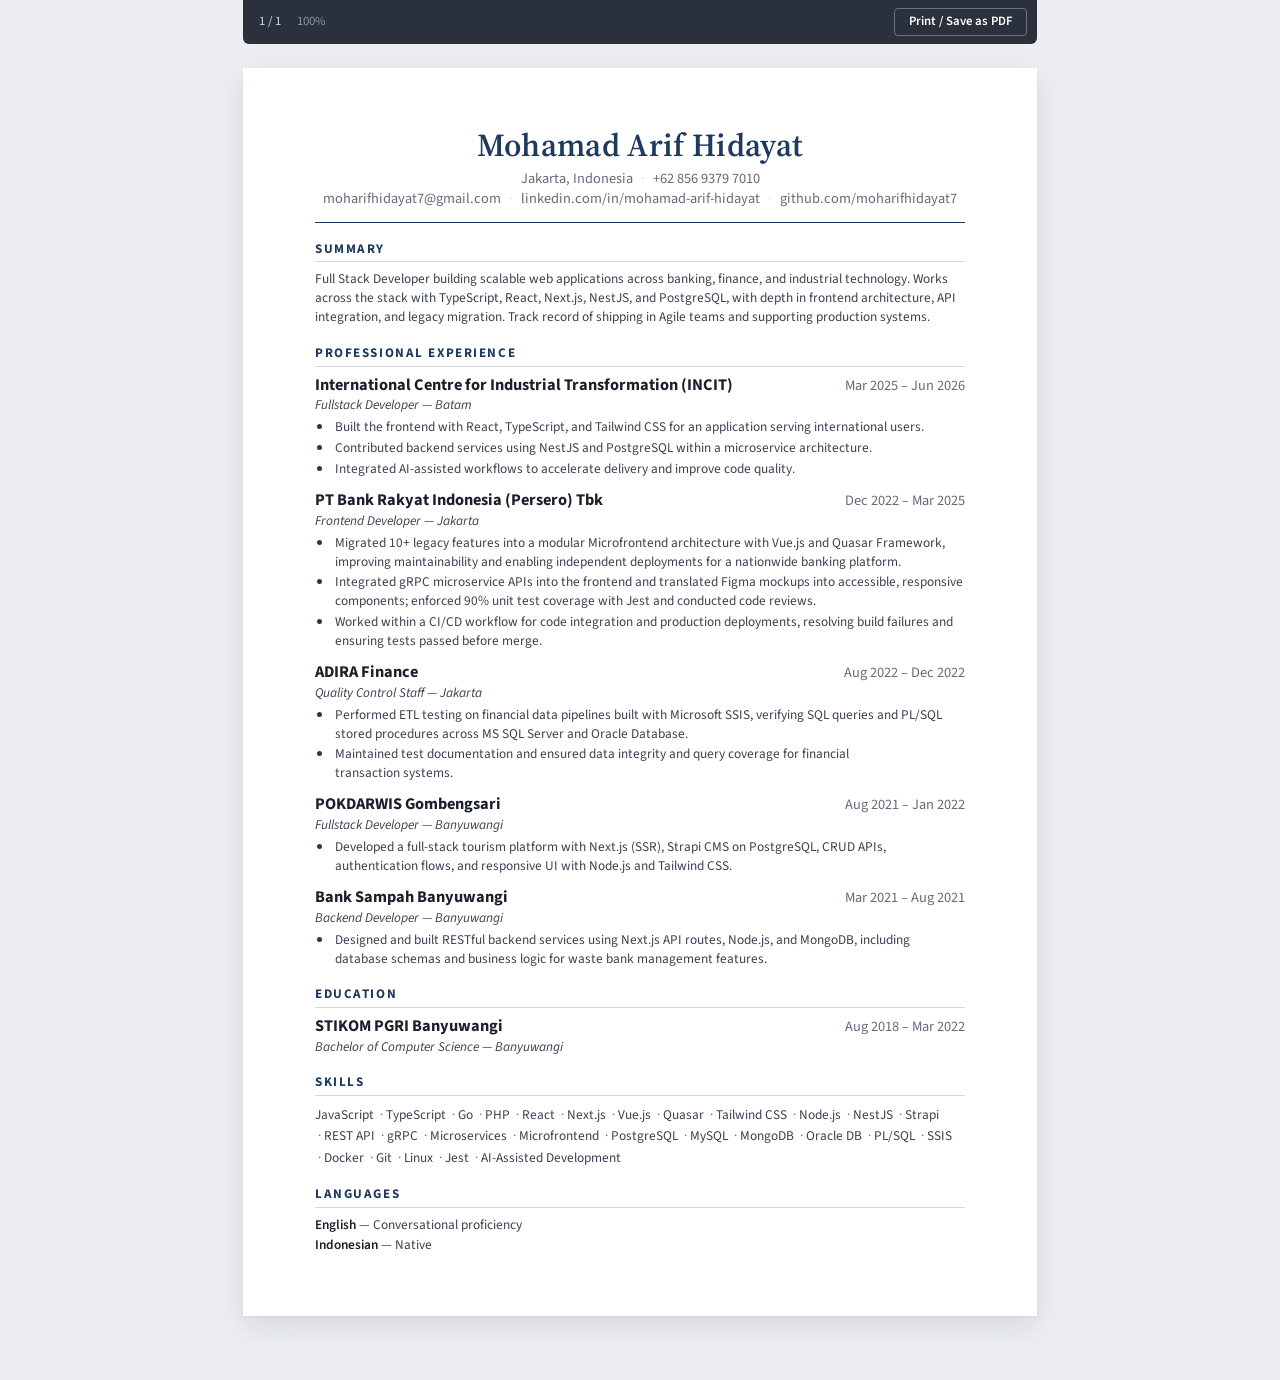
<file: index.html>
<!DOCTYPE html>
<html lang="en">
<head>
  <meta charset="UTF-8">
  <meta name="viewport" content="width=device-width, initial-scale=1.0">
  <title>Mohamad Arif Hidayat &mdash; CV</title>
  <link rel="preconnect" href="https://fonts.googleapis.com">
  <link rel="preconnect" href="https://fonts.gstatic.com" crossorigin>
  <link rel="stylesheet" href="https://fonts.googleapis.com/css2?family=Source+Sans+3:ital,wght@0,400;0,600;0,700;1,400&family=Source+Serif+4:opsz,wght@8..60,600&display=swap">
  <link rel="stylesheet" href="style.css">
</head>
<body>
  <div class="pdf-viewer">
    <div class="pdf-toolbar">
      <span class="pdf-toolbar__info">1 / 1</span>
      <span class="pdf-toolbar__zoom">100%</span>
      <button onclick="window.print()">Print / Save as PDF</button>
    </div>

    <div class="page">
      <article>

        <header>
          <h1>Mohamad Arif Hidayat</h1>
          <address>
            <span>Jakarta, Indonesia</span>
            <span>&middot;</span>
            <span>+62 856 9379 7010</span>
            <div>
              <a href="mailto:moharifhidayat7@gmail.com">moharifhidayat7@gmail.com</a>
              <span>&middot;</span>
              <a href="https://linkedin.com/in/mohamad-arif-hidayat" target="_blank">linkedin.com/in/mohamad-arif-hidayat</a>
              <span>&middot;</span>
              <a href="https://github.com/moharifhidayat7" target="_blank">github.com/moharifhidayat7</a>
            </div>
          </address>
        </header>

        <section>
          <h2>Summary</h2>
          <p>
            Full Stack Developer building scalable web applications across banking, finance, and
            industrial technology. Works across the stack with TypeScript, React, Next.js, NestJS,
            and PostgreSQL, with depth in frontend architecture, API integration, and
            legacy migration. Track record of shipping in Agile teams and supporting production systems.
          </p>
        </section>

        <section>
          <h2>Professional Experience</h2>

          <article>
            <header>
              <h3>International Centre for Industrial Transformation (INCIT)</h3>
              <p>Fullstack Developer &mdash; Batam</p>
              <time>Mar 2025 &ndash; Jun 2026</time>
            </header>
            <ul>
              <li>Built the frontend with React, TypeScript, and Tailwind CSS for an application serving international users.</li>
              <li>Contributed backend services using NestJS and PostgreSQL within a microservice architecture.</li>
              <li>Integrated AI-assisted workflows to accelerate delivery and improve code quality.</li>
            </ul>
          </article>

          <article>
            <header>
              <h3>PT Bank Rakyat Indonesia (Persero) Tbk</h3>
              <p>Frontend Developer &mdash; Jakarta</p>
              <time>Dec 2022 &ndash; Mar 2025</time>
            </header>
            <ul>
              <li>Migrated 10+ legacy features into a modular Microfrontend architecture with Vue.js and Quasar Framework, improving maintainability and enabling independent deployments for a nationwide banking platform.</li>
              <li>Integrated gRPC microservice APIs into the frontend and translated Figma mockups into accessible, responsive components; enforced 90% unit test coverage with Jest and conducted code reviews.</li>
              <li>Worked within a CI/CD workflow for code integration and production deployments, resolving build failures and ensuring tests passed before merge.</li>
            </ul>
          </article>

          <article>
            <header>
              <h3>ADIRA Finance</h3>
              <p>Quality Control Staff &mdash; Jakarta</p>
              <time>Aug 2022 &ndash; Dec 2022</time>
            </header>
            <ul>
              <li>Performed ETL testing on financial data pipelines built with Microsoft SSIS, verifying SQL queries and PL/SQL stored procedures across MS SQL Server and Oracle Database.</li>
              <li>Maintained test documentation and ensured data integrity and query coverage for financial transaction systems.</li>
            </ul>
          </article>

          <article>
            <header>
              <h3>POKDARWIS Gombengsari</h3>
              <p>Fullstack Developer &mdash; Banyuwangi</p>
              <time>Aug 2021 &ndash; Jan 2022</time>
            </header>
            <ul>
              <li>Developed a full-stack tourism platform with Next.js (SSR), Strapi CMS on PostgreSQL, CRUD APIs, authentication flows, and responsive UI with Node.js and Tailwind CSS.</li>
            </ul>
          </article>

          <article>
            <header>
              <h3>Bank Sampah Banyuwangi</h3>
              <p>Backend Developer &mdash; Banyuwangi</p>
              <time>Mar 2021 &ndash; Aug 2021</time>
            </header>
            <ul>
              <li>Designed and built RESTful backend services using Next.js API routes, Node.js, and MongoDB, including database schemas and business logic for waste bank management features.</li>
            </ul>
          </article>
        </section>

        <section>
          <h2>Education</h2>

          <article>
            <header>
              <h3>STIKOM PGRI Banyuwangi</h3>
              <p>Bachelor of Computer Science &mdash; Banyuwangi</p>
              <time>Aug 2018 &ndash; Mar 2022</time>
            </header>
          </article>
        </section>

        <section>
          <h2>Skills</h2>
          <ul>
            <li>JavaScript</li>
            <li>TypeScript</li>
            <li>Go</li>
            <li>PHP</li>
            <li>React</li>
            <li>Next.js</li>
            <li>Vue.js</li>
            <li>Quasar</li>
            <li>Tailwind CSS</li>
            <li>Node.js</li>
            <li>NestJS</li>
            <li>Strapi</li>
            <li>REST API</li>
            <li>gRPC</li>
            <li>Microservices</li>
            <li>Microfrontend</li>
            <li>PostgreSQL</li>
            <li>MySQL</li>
            <li>MongoDB</li>
            <li>Oracle DB</li>
            <li>PL/SQL</li>
            <li>SSIS</li>
            <li>Docker</li>
            <li>Git</li>
            <li>Linux</li>
            <li>Jest</li>
            <li>AI-Assisted Development</li>
          </ul>
        </section>

        <section>
          <h2>Languages</h2>
          <p><strong>English</strong> &mdash; Conversational proficiency</p>
          <p><strong>Indonesian</strong> &mdash; Native</p>
        </section>

      </article>
    </div>
  </div>
</body>
</html>
</file>
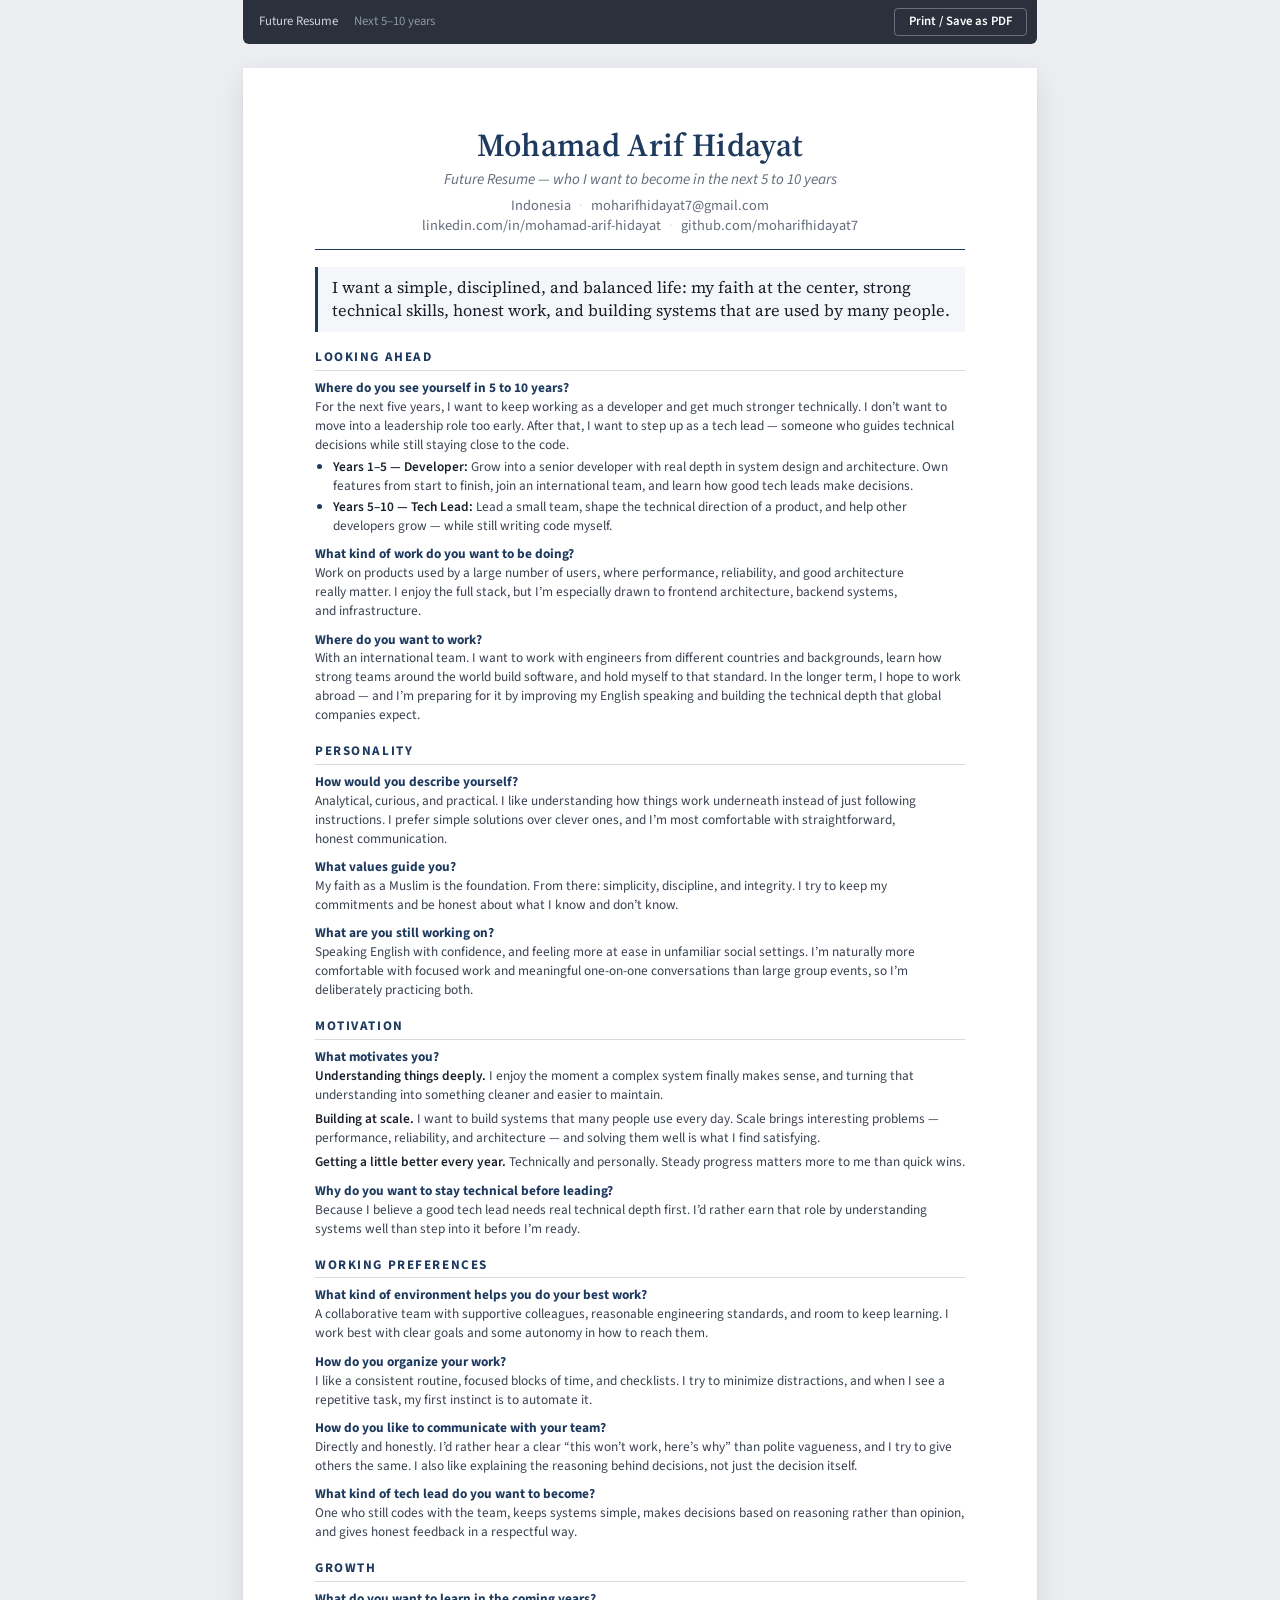
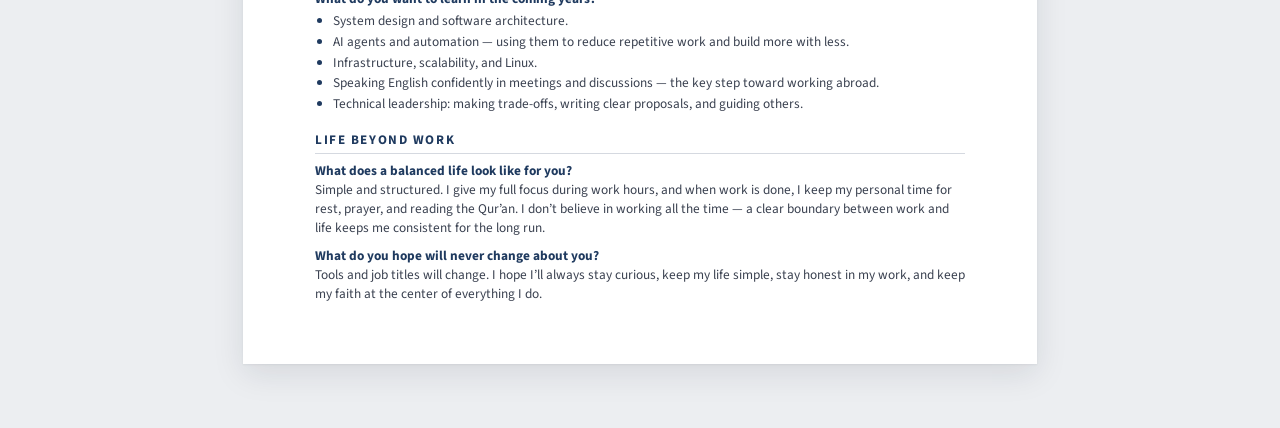
<file: future.html>
<!DOCTYPE html>
<html lang="en">
<head>
  <meta charset="UTF-8">
  <meta name="viewport" content="width=device-width, initial-scale=1.0">
  <title>Mohamad Arif Hidayat &mdash; Future Resume</title>
  <link rel="preconnect" href="https://fonts.googleapis.com">
  <link rel="preconnect" href="https://fonts.gstatic.com" crossorigin>
  <link rel="stylesheet" href="https://fonts.googleapis.com/css2?family=Source+Sans+3:ital,wght@0,400;0,600;0,700;1,400&family=Source+Serif+4:opsz,wght@8..60,600&display=swap">
  <link rel="stylesheet" href="style.css">
  <style>
    .page .subtitle {
      font-size: 0.95rem;
      font-style: italic;
      color: var(--muted);
      margin-bottom: 0.35rem;
    }

    .page blockquote {
      margin-top: 1.05rem;
      padding: 0.55rem 0.9rem;
      border-left: 3px solid var(--accent);
      background: #f4f6f9;
      font-family: var(--serif);
      font-size: 1.02rem;
      line-height: 1.45;
      color: var(--ink);
    }

    .page dl dt {
      font-weight: 700;
      color: var(--accent);
    }

    .page dl dd {
      text-wrap: pretty;
    }

    .page dl dd + dt {
      margin-top: 0.6rem;
    }

    .page dl dd p + p {
      margin-top: 0.35rem;
    }

    .page dl dd ul {
      margin-top: 0.2rem;
      padding-left: 1.1rem;
    }

    .page dl dd li + li {
      margin-top: 0.12rem;
    }

    .page dl dd li::marker {
      color: var(--accent);
    }

    @media print {
      .page blockquote { break-inside: avoid; }
      .page dl dt { break-after: avoid; }
      .page dl dd { break-inside: avoid; }
    }
  </style>
</head>
<body>
  <div class="pdf-viewer">
    <div class="pdf-toolbar">
      <span class="pdf-toolbar__info">Future Resume</span>
      <span class="pdf-toolbar__zoom">Next 5&ndash;10 years</span>
      <button onclick="window.print()">Print / Save as PDF</button>
    </div>

    <div class="page">
      <article>

        <header>
          <h1>Mohamad Arif Hidayat</h1>
          <p class="subtitle">Future Resume &mdash; who I want to become in the next 5 to 10 years</p>
          <address>
            <span>Indonesia</span>
            <span>&middot;</span>
            <a href="mailto:moharifhidayat7@gmail.com">moharifhidayat7@gmail.com</a>
            <div>
              <a href="https://linkedin.com/in/mohamad-arif-hidayat" target="_blank">linkedin.com/in/mohamad-arif-hidayat</a>
              <span>&middot;</span>
              <a href="https://github.com/moharifhidayat7" target="_blank">github.com/moharifhidayat7</a>
            </div>
          </address>
        </header>

        <blockquote>
          I want a simple, disciplined, and balanced life: my faith at the center, strong technical skills,
          honest work, and building systems that are used by many people.
        </blockquote>

        <section>
          <h2>Looking Ahead</h2>
          <dl>
            <dt>Where do you see yourself in 5 to 10 years?</dt>
            <dd>
              <p>
                For the next five years, I want to keep working as a developer and get much stronger technically.
                I don&rsquo;t want to move into a leadership role too early. After that, I want to step up as a
                tech lead &mdash; someone who guides technical decisions while still staying close to the code.
              </p>
              <ul>
                <li><strong>Years 1&ndash;5 &mdash; Developer:</strong> Grow into a senior developer with real depth in system design and architecture. Own features from start to finish, join an international team, and learn how good tech leads make decisions.</li>
                <li><strong>Years 5&ndash;10 &mdash; Tech Lead:</strong> Lead a small team, shape the technical direction of a product, and help other developers grow &mdash; while still writing code myself.</li>
              </ul>
            </dd>

            <dt>What kind of work do you want to be doing?</dt>
            <dd>
              Work on products used by a large number of users, where performance, reliability, and good
              architecture really matter. I enjoy the full stack, but I&rsquo;m especially drawn to frontend architecture,
              backend systems, and infrastructure.
            </dd>

            <dt>Where do you want to work?</dt>
            <dd>
              With an international team. I want to work with engineers from different countries and backgrounds,
              learn how strong teams around the world build software, and hold myself to that standard. In the
              longer term, I hope to work abroad &mdash; and I&rsquo;m preparing for it by improving my English
              speaking and building the technical depth that global companies expect.
            </dd>
          </dl>
        </section>

        <section>
          <h2>Personality</h2>
          <dl>
            <dt>How would you describe yourself?</dt>
            <dd>
              Analytical, curious, and practical. I like understanding how things work underneath instead of just
              following instructions. I prefer simple solutions over clever ones, and I&rsquo;m most comfortable
              with straightforward, honest communication.
            </dd>

            <dt>What values guide you?</dt>
            <dd>
              My faith as a Muslim is the foundation. From there: simplicity, discipline, and integrity.
              I try to keep my commitments and be honest about what I know and don&rsquo;t know.
            </dd>

            <dt>What are you still working on?</dt>
            <dd>
              Speaking English with confidence, and feeling more at ease in unfamiliar social settings. I&rsquo;m
              naturally more comfortable with focused work and meaningful one-on-one conversations than large group
              events, so I&rsquo;m deliberately practicing both.
            </dd>
          </dl>
        </section>

        <section>
          <h2>Motivation</h2>
          <dl>
            <dt>What motivates you?</dt>
            <dd>
              <p>
                <strong>Understanding things deeply.</strong> I enjoy the moment a complex system finally makes sense,
                and turning that understanding into something cleaner and easier to maintain.
              </p>
              <p>
                <strong>Building at scale.</strong> I want to build systems that many people use every day. Scale
                brings interesting problems &mdash; performance, reliability, and architecture &mdash; and solving
                them well is what I find satisfying.
              </p>
              <p>
                <strong>Getting a little better every year.</strong> Technically and personally.
                Steady progress matters more to me than quick wins.
              </p>
            </dd>

            <dt>Why do you want to stay technical before leading?</dt>
            <dd>
              Because I believe a good tech lead needs real technical depth first. I&rsquo;d rather earn that
              role by understanding systems well than step into it before I&rsquo;m ready.
            </dd>
          </dl>
        </section>

        <section>
          <h2>Working Preferences</h2>
          <dl>
            <dt>What kind of environment helps you do your best work?</dt>
            <dd>
              A collaborative team with supportive colleagues, reasonable engineering standards, and room to keep
              learning. I work best with clear goals and some autonomy in how to reach them.
            </dd>

            <dt>How do you organize your work?</dt>
            <dd>
              I like a consistent routine, focused blocks of time, and checklists. I try to minimize distractions,
              and when I see a repetitive task, my first instinct is to automate it.
            </dd>

            <dt>How do you like to communicate with your team?</dt>
            <dd>
              Directly and honestly. I&rsquo;d rather hear a clear &ldquo;this won&rsquo;t work, here&rsquo;s why&rdquo;
              than polite vagueness, and I try to give others the same. I also like explaining the reasoning behind
              decisions, not just the decision itself.
            </dd>

            <dt>What kind of tech lead do you want to become?</dt>
            <dd>
              One who still codes with the team, keeps systems simple, makes decisions based on reasoning rather
              than opinion, and gives honest feedback in a respectful way.
            </dd>
          </dl>
        </section>

        <section>
          <h2>Growth</h2>
          <dl>
            <dt>What do you want to learn in the coming years?</dt>
            <dd>
              <ul>
                <li>System design and software architecture.</li>
                <li>AI agents and automation &mdash; using them to reduce repetitive work and build more with less.</li>
                <li>Infrastructure, scalability, and Linux.</li>
                <li>Speaking English confidently in meetings and discussions &mdash; the key step toward working abroad.</li>
                <li>Technical leadership: making trade-offs, writing clear proposals, and guiding others.</li>
              </ul>
            </dd>
          </dl>
        </section>

        <section>
          <h2>Life Beyond Work</h2>
          <dl>
            <dt>What does a balanced life look like for you?</dt>
            <dd>
              Simple and structured. I give my full focus during work hours, and when work is done, I keep my
              personal time for rest, prayer, and reading the Qur&rsquo;an. I don&rsquo;t believe in
              working all the time &mdash; a clear boundary between work and life keeps me consistent for the
              long run.
            </dd>

            <dt>What do you hope will never change about you?</dt>
            <dd>
              Tools and job titles will change. I hope I&rsquo;ll always stay curious, keep my life simple, stay
              honest in my work, and keep my faith at the center of everything I do.
            </dd>
          </dl>
        </section>

      </article>
    </div>
  </div>
</body>
</html>
</file>
<file: style.css>
*, *::before, *::after {
  box-sizing: border-box;
  margin: 0;
  padding: 0;
}

:root {
  --ink: #1a1f2b;
  --ink-soft: #3a4150;
  --muted: #646b7a;
  --rule: #d5d9e0;
  --accent: #1f3a5f;
  --paper: #fff;
  --backdrop: #eceef1;

  --sans: 'Source Sans 3', 'Segoe UI', Helvetica, Arial, sans-serif;
  --serif: 'Source Serif 4', Georgia, 'Times New Roman', serif;
}

body {
  background: var(--backdrop);
  -webkit-font-smoothing: antialiased;
}

/* ── Outer viewer ── */
.pdf-viewer {
  min-height: 100vh;
  display: flex;
  flex-direction: column;
  align-items: center;
  padding: 0 1rem 4rem;
  gap: 1.5rem;
}

/* ── Toolbar ── */
.pdf-toolbar {
  position: sticky;
  top: 0;
  z-index: 10;
  display: flex;
  align-items: center;
  gap: 1rem;
  width: 100%;
  max-width: 210mm;
  padding: 0.5rem 0.6rem 0.5rem 1rem;
  background: #2b313c;
  color: #cfd4dc;
  font: 400 0.8rem/1 var(--sans);
  font-variant-numeric: tabular-nums;
  border-radius: 0 0 6px 6px;
}

.pdf-toolbar__zoom {
  margin-right: auto;
  color: #8d94a1;
}

.pdf-toolbar button {
  background: transparent;
  border: 1px solid rgba(255, 255, 255, 0.3);
  color: #fff;
  padding: 0.4rem 0.85rem;
  border-radius: 4px;
  font: 600 0.8rem/1 var(--sans);
  cursor: pointer;
}

.pdf-toolbar button:hover {
  background: rgba(255, 255, 255, 0.1);
}

.pdf-toolbar button:focus-visible {
  outline: 2px solid #9db8dc;
  outline-offset: 2px;
}

/* ── A4 page ── */
.page {
  width: 210mm;
  min-height: 297mm;
  padding: 16mm 19mm;
  background: var(--paper);
  box-shadow:
    0 1px 2px rgba(20, 28, 45, 0.06),
    0 10px 30px rgba(20, 28, 45, 0.1);
}

/* ────────────────────────────────────────────
   Content — classless, scoped to .page
   ──────────────────────────────────────────── */

.page {
  font-family: var(--sans);
  font-size: 10pt;
  line-height: 1.42;
  color: var(--ink-soft);
}

.page a {
  color: inherit;
  text-decoration: none;
}

.page a:hover {
  text-decoration: underline;
  text-underline-offset: 2px;
}

.page strong {
  color: var(--ink);
  font-weight: 600;
}

/* ── CV header ── */
.page > article > header {
  text-align: center;
  padding-bottom: 0.75rem;
  border-bottom: 1.5px solid var(--accent);
}

.page h1 {
  font-family: var(--serif);
  font-size: 2rem;
  font-weight: 600;
  line-height: 1.1;
  letter-spacing: 0.01em;
  color: var(--accent);
  margin-bottom: 0.35rem;
}

.page address {
  font-style: normal;
  font-size: 0.9rem;
  color: var(--muted);
  display: flex;
  flex-wrap: wrap;
  justify-content: center;
  column-gap: 0.5rem;
}

.page address > div {
  display: flex;
  flex-wrap: wrap;
  justify-content: center;
  column-gap: 0.5rem;
  width: 100%;
}

.page address > span:nth-of-type(2),
.page address div span {
  color: var(--rule);
}

/* ── Sections ── */
.page section {
  margin-top: 1.05rem;
}

.page section h2 {
  font-size: 0.82rem;
  font-weight: 700;
  letter-spacing: 0.12em;
  text-transform: uppercase;
  color: var(--accent);
  padding-bottom: 0.2rem;
  margin-bottom: 0.5rem;
  border-bottom: 1px solid var(--rule);
}

.page section > p {
  text-wrap: pretty;
}

.page section > p + p {
  margin-top: 0.1rem;
}

/* ── Experience / Education entries ── */
.page section article + article {
  margin-top: 0.7rem;
}

.page section article header {
  display: grid;
  grid-template-columns: 1fr auto;
  column-gap: 1rem;
  align-items: baseline;
}

.page section article h3 {
  grid-column: 1;
  font-size: 1.02rem;
  font-weight: 700;
  line-height: 1.3;
  color: var(--ink);
}

.page section article time {
  grid-column: 2;
  grid-row: 1;
  font-size: 0.9rem;
  color: var(--muted);
  font-variant-numeric: tabular-nums;
  white-space: nowrap;
}

.page section article header p {
  grid-column: 1 / -1;
  font-style: italic;
  color: var(--ink-soft);
}

.page section article ul {
  margin-top: 0.2rem;
  padding-left: 1.1rem;
}

.page section article li {
  padding-left: 0.15rem;
  text-wrap: pretty;
}

.page section article li + li {
  margin-top: 0.12rem;
}

.page section article li::marker {
  color: var(--accent);
}

/* ── Skills: inline list with separators ── */
.page section > ul {
  list-style: none;
  line-height: 1.6;
}

.page section > ul li {
  display: inline;
}

.page section > ul li + li::before {
  content: '\00a0\00b7\00a0 ';
  color: var(--muted);
}

/* ── Narrow screens ── */
@media (max-width: 230mm) {
  body {
    background: var(--paper);
  }

  .pdf-viewer {
    padding: 0;
    gap: 0;
  }

  .pdf-toolbar {
    border-radius: 0;
    max-width: 100%;
  }

  .page {
    width: 100%;
    min-height: auto;
    padding: 1.75rem 1rem 3rem;
    box-shadow: none;
  }
}

@media (max-width: 480px) {
  .page h1 {
    font-size: 1.7rem;
  }

  .page section article header {
    grid-template-columns: 1fr;
  }

  .page section article time {
    grid-column: 1;
    grid-row: auto;
  }
}

/* ── Print ── */
@media print {
  @page {
    size: A4;
    margin: 12mm 16mm;
  }

  body {
    background: none;
  }

  .pdf-viewer {
    display: contents;
  }

  .pdf-toolbar {
    display: none;
  }

  .page {
    width: 100%;
    min-height: auto;
    padding: 0;
    box-shadow: none;
    font-size: 9.25pt;
    line-height: 1.38;
    -webkit-print-color-adjust: exact;
    print-color-adjust: exact;
  }

  .page section {
    margin-top: 0.75rem;
  }

  .page > article > header {
    padding-bottom: 0.6rem;
  }

  .page section h2 {
    margin-bottom: 0.4rem;
  }

  .page section h2 {
    break-after: avoid;
  }

  .page section article {
    break-inside: avoid;
  }

  .page section article + article {
    margin-top: 0.5rem;
  }

  .page a:hover {
    text-decoration: none;
  }
}
</file>
